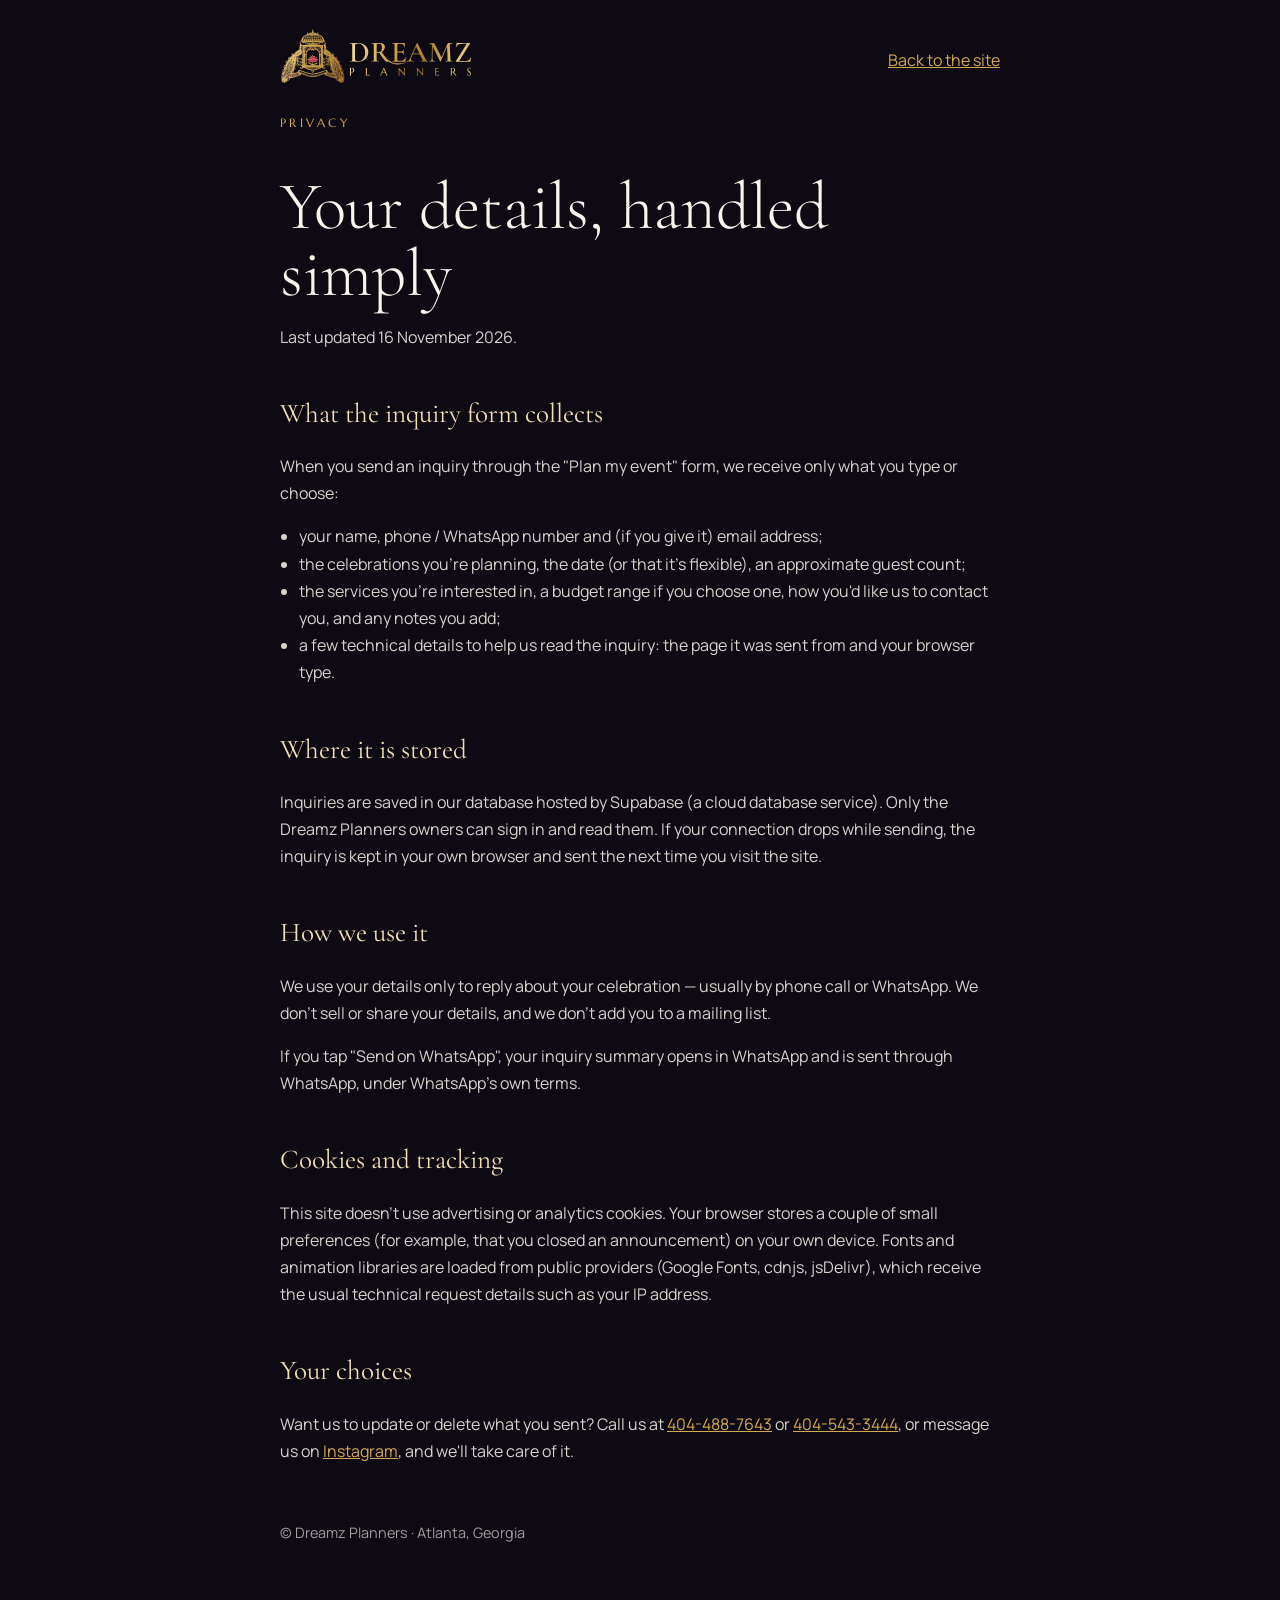
<file: privacy.html>
<!doctype html>
<html lang="en">
<head>
  <meta charset="utf-8">
  <meta name="viewport" content="width=device-width, initial-scale=1, viewport-fit=cover">
  <title>Privacy — Dreamz Planners</title>
  <meta name="description" content="How Dreamz Planners handles the details you share through the inquiry form.">
  <meta name="theme-color" content="#0E0A14">
  <script src="js/themes.js"></script>
  <script>try { DP.themes.boot(); } catch (e) {}</script>
  <link rel="icon" href="assets/brand/favicon.svg" type="image/svg+xml">
  <link rel="preconnect" href="https://fonts.googleapis.com">
  <link rel="preconnect" href="https://fonts.gstatic.com" crossorigin>
  <link rel="stylesheet" href="https://fonts.googleapis.com/css2?family=Cormorant+Garamond:ital,wght@0,300;0,400;1,400&family=Manrope:wght@400;600;700&family=Marcellus&display=swap">
  <style>
    :root { --ink: #0E0A14; --gold: #D4A853; --champagne: #F1DFB6; --ivory: #FAF5EC; }
    * { box-sizing: border-box; }
    body { margin: 0; background: var(--ink); color: var(--ivory); font-family: Manrope, system-ui, sans-serif; line-height: 1.7; font-size: 16px; overflow-x: hidden; }
    header, main, footer { max-width: 760px; margin: 0 auto; padding: 0 20px; }
    header { padding-top: 28px; padding-bottom: 10px; display: flex; justify-content: space-between; align-items: center; gap: 12px; }
    header img { height: 56px; width: auto; } @media (max-width: 480px) { header img { height: 48px; } }
    a { color: var(--gold); }
    a:focus-visible { outline: 2px solid var(--gold); outline-offset: 3px; }
    h1 { font-family: 'Cormorant Garamond', Georgia, serif; font-weight: 300; font-size: clamp(2.6rem, 7vw, 4.2rem); line-height: 1; margin: 40px 0 10px; }
    h2 { font-family: 'Cormorant Garamond', Georgia, serif; font-weight: 400; font-size: 1.7rem; margin: 40px 0 8px; color: var(--champagne); }
    .eyebrow { font-family: Marcellus, Georgia, serif; letter-spacing: .3em; text-transform: uppercase; font-size: .72rem; color: var(--gold); }
    p, li { color: color-mix(in srgb, var(--ivory) 85%, var(--ink)); }
    ul { padding-left: 1.2em; }
    footer { padding-top: 40px; padding-bottom: 60px; color: color-mix(in srgb, var(--ivory) 62%, var(--ink)); font-size: .9rem; }
    .logo-for-light { display: none; } html[data-mode=light] .logo-for-light { display: block; } html[data-mode=light] .logo-for-dark { display: none; }
  </style>
</head>
<body>
  <header>
    <a href="./"><img class="logo-for-dark" src="assets/brand/logo-horizontal.svg" alt="Dreamz Planners — home" onerror="this.replaceWith(document.createTextNode('Dreamz Planners'))"><img class="logo-for-light" src="assets/brand/logo-horizontal-dark.svg" alt="Dreamz Planners — home" onerror="this.remove()"></a>
    <a href="./">Back to the site</a>
  </header>
  <main>
    <p class="eyebrow">Privacy</p>
    <h1>Your details, handled simply</h1>
    <p>Last updated 16 November 2026.</p>

    <h2>What the inquiry form collects</h2>
    <p>When you send an inquiry through the "Plan my event" form, we receive only what you type or choose:</p>
    <ul>
      <li>your name, phone / WhatsApp number and (if you give it) email address;</li>
      <li>the celebrations you're planning, the date (or that it's flexible), an approximate guest count;</li>
      <li>the services you're interested in, a budget range if you choose one, how you'd like us to contact you, and any notes you add;</li>
      <li>a few technical details to help us read the inquiry: the page it was sent from and your browser type.</li>
    </ul>

    <h2>Where it is stored</h2>
    <p>Inquiries are saved in our database hosted by Supabase (a cloud database service). Only the Dreamz Planners owners can sign in and read them. If your connection drops while sending, the inquiry is kept in your own browser and sent the next time you visit the site.</p>

    <h2>How we use it</h2>
    <p>We use your details only to reply about your celebration — usually by phone call or WhatsApp. We don't sell or share your details, and we don't add you to a mailing list.</p>
    <p>If you tap "Send on WhatsApp", your inquiry summary opens in WhatsApp and is sent through WhatsApp, under WhatsApp's own terms.</p>

    <h2>Cookies and tracking</h2>
    <p>This site doesn't use advertising or analytics cookies. Your browser stores a couple of small preferences (for example, that you closed an announcement) on your own device. Fonts and animation libraries are loaded from public providers (Google Fonts, cdnjs, jsDelivr), which receive the usual technical request details such as your IP address.</p>

    <h2>Your choices</h2>
    <p>Want us to update or delete what you sent? Call us at <a href="tel:+14044887643">404-488-7643</a> or <a href="tel:+14045433444">404-543-3444</a>, or message us on <a href="https://www.instagram.com/dreamz_planners/" rel="noopener">Instagram</a>, and we'll take care of it.</p>
  </main>
  <footer>© Dreamz Planners · Atlanta, Georgia</footer>
</body>
</html>
</file>
